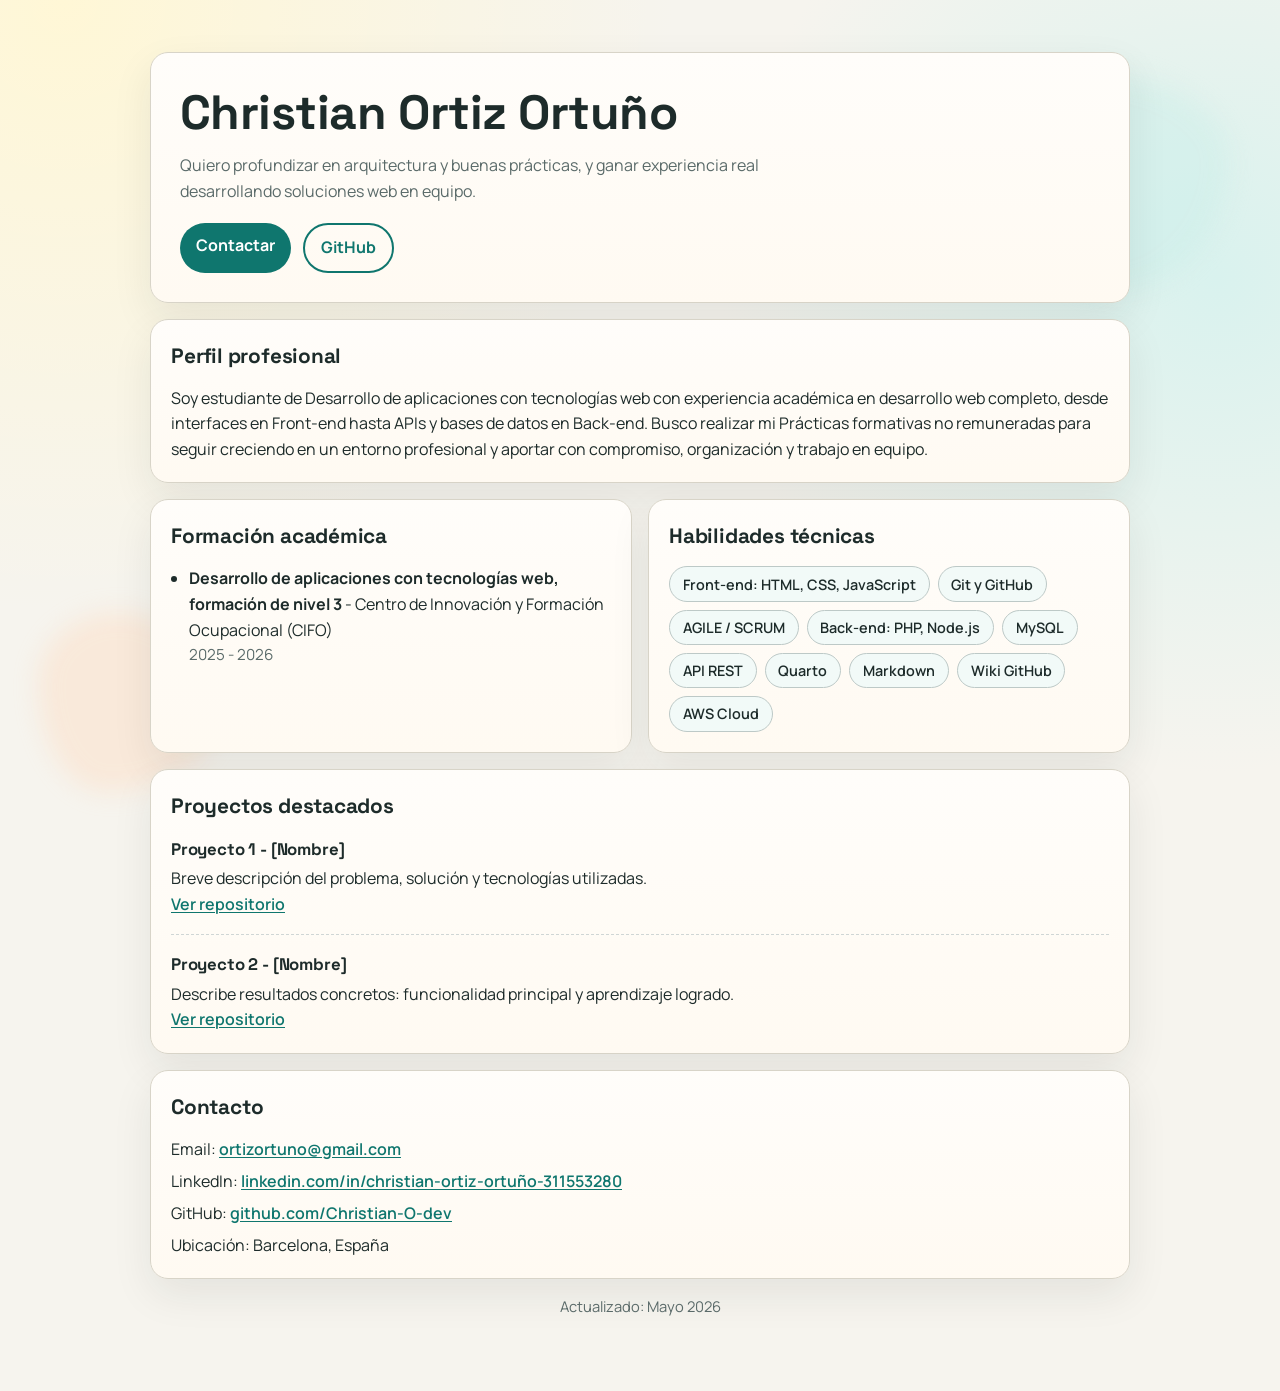
<file: index.html>
<!doctype html>
<html lang="es">
  <head>
    <meta charset="UTF-8" />
    <meta name="viewport" content="width=device-width, initial-scale=1.0" />
    <title>CV | Christian Ortiz Ortuño  | Programador Web</title>
    <link rel="preconnect" href="https://fonts.googleapis.com" />
    <link rel="preconnect" href="https://fonts.gstatic.com" crossorigin />
    <link
      href="https://fonts.googleapis.com/css2?family=Manrope:wght@400;500;700;800&family=Space+Grotesk:wght@500;700&display=swap"
      rel="stylesheet"
    />
    <link rel="stylesheet" href="style.css" />
  </head>
  <body>
    <div class="bg-shape bg-shape-1" aria-hidden="true"></div>
    <div class="bg-shape bg-shape-2" aria-hidden="true"></div>

    <header class="hero card reveal">
   
      <h1>Christian Ortiz Ortuño</h1>
      <p class="subtitle">
         Quiero profundizar en arquitectura y buenas prácticas,
        y ganar experiencia real desarrollando soluciones web en equipo.
      </p>
      <div class="hero-actions">
        <a href="mailto:tu-correo@ejemplo.com" class="btn">Contactar</a>
        <a href="https://github.com/tu-usuario" class="btn btn-outline" target="_blank" rel="noreferrer">GitHub</a>
      </div>
    </header>

    <main class="layout">
      <section class="card reveal">
        <h2>Perfil profesional</h2>
        <p>
          Soy estudiante de Desarrollo de aplicaciones con tecnologías web con experiencia académica en desarrollo web
          completo, desde interfaces en Front-end hasta APIs y bases de datos en Back-end.
          Busco realizar mi Prácticas formativas no remuneradas para seguir creciendo en un entorno
          profesional y aportar con compromiso, organización y trabajo en equipo.
        </p>
      </section>

      <section class="card reveal">
        <h2>Formación académica</h2>
        <ul>
          <li>
            <strong>Desarrollo de aplicaciones con tecnologías web, formación de nivel 3</strong> - Centro de Innovación y Formación Ocupacional (CIFO)
            <span>2025 - 2026</span>
          </li>
      
        </ul>
      </section>

      <section class="card reveal">
        <h2>Habilidades técnicas</h2>
        <div class="chips">
          <span>Front-end: HTML, CSS, JavaScript</span>
          <span>Git y GitHub</span>
          <span>AGILE / SCRUM</span>
          <span>Back-end: PHP, Node.js</span>
          <span>MySQL</span>
          <span>API REST</span>
          <span>Quarto</span>
          <span>Markdown</span>
          <span>Wiki GitHub</span>
          <span>AWS Cloud</span>
        </div>
      </section>

      <section class="card reveal">
        <h2>Proyectos destacados</h2>
        <article class="project">
          <h3>Proyecto 1 - [Nombre]</h3>
          <p>
            Breve descripción del problema, solución y tecnologías utilizadas.
          </p>
          <a href="https://github.com/tu-usuario/proyecto-1" target="_blank" rel="noreferrer">Ver repositorio</a>
        </article>
        <article class="project">
          <h3>Proyecto 2 - [Nombre]</h3>
          <p>
            Describe resultados concretos: funcionalidad principal y aprendizaje logrado.
          </p>
          <a href="https://github.com/tu-usuario/proyecto-2" target="_blank" rel="noreferrer">Ver repositorio</a>
        </article>
      </section>

      <section class="card reveal">
        <h2>Contacto</h2>
        <ul class="contact">
          <li>Email: <a href="mailto:ortizortuno@gmail.com">ortizortuno@gmail.com</a></li>
          <li>LinkedIn: <a href="https://www.linkedin.com/in/christian-ortiz-ortuño-311553280" target="_blank" rel="noreferrer">linkedin.com/in/christian-ortiz-ortuño-311553280</a></li>
          <li>GitHub: <a href="https://github.com/Christian-O-dev" target="_blank" rel="noreferrer">github.com/Christian-O-dev</a></li>
          <li>Ubicación: Barcelona, España</li>
        </ul>
      </section>    
    </main>

    <footer class="footer reveal">
      <p>Actualizado: Mayo 2026</p>
    </footer>
  </body>
</html>
</file>
<file: style.css>
:root {
  --bg: #f6f4ee;
  --card: #fffdfa;
  --text: #1d2b2a;
  --muted: #5a6a69;
  --accent: #0f766e;
  --accent-2: #f97316;
  --border: #d8d4c8;
  --shadow: 0 16px 40px rgba(28, 43, 42, 0.08);
}

*,
*::before,
*::after {
  box-sizing: border-box;
}

body {
  margin: 0;
  min-height: 100vh;
  font-family: "Manrope", sans-serif;
  color: var(--text);
  background:
    radial-gradient(circle at 5% 0%, #fff7d6 0%, transparent 33%),
    radial-gradient(circle at 95% 20%, #d9f2ee 0%, transparent 30%),
    var(--bg);
  line-height: 1.6;
  padding: 2.5rem 1rem 4rem;
}

.bg-shape {
  position: fixed;
  z-index: -1;
  filter: blur(12px);
  opacity: 0.35;
}

.bg-shape-1 {
  top: 8%;
  right: 4%;
  width: 220px;
  height: 220px;
  background: #c4ede7;
  border-radius: 36% 64% 53% 47% / 34% 40% 60% 66%;
}

.bg-shape-2 {
  bottom: 12%;
  left: 3%;
  width: 180px;
  height: 180px;
  background: #ffd5b5;
  border-radius: 45% 55% 62% 38% / 39% 58% 42% 61%;
}

.hero,
.layout,
.footer {
  max-width: 980px;
  margin: 0 auto;
}

.layout {
  display: grid;
  gap: 1rem;
  grid-template-columns: 1fr;
}

.card {
  background: linear-gradient(180deg, #fffdfa 0%, #fffaf2 100%);
  border: 1px solid var(--border);
  border-radius: 18px;
  box-shadow: var(--shadow);
  padding: 1.25rem;
}

.hero {
  margin-bottom: 1rem;
  padding: 1.8rem;
}

.eyebrow {
  margin: 0;
  letter-spacing: 0.08em;
  font-weight: 700;
  text-transform: uppercase;
  color: var(--accent);
  font-size: 0.78rem;
}

h1,
h2,
h3 {
  font-family: "Space Grotesk", sans-serif;
  letter-spacing: -0.01em;
}

h1 {
  margin: 0.35rem 0 0;
  font-size: clamp(1.9rem, 4.8vw, 3rem);
  line-height: 1.1;
}

h2 {
  margin: 0 0 0.8rem;
  font-size: 1.3rem;
}

h3 {
  margin: 0 0 0.25rem;
  font-size: 1.05rem;
}

p {
  margin: 0;
}

.subtitle {
  margin-top: 0.8rem;
  color: var(--muted);
  max-width: 68ch;
}

.hero-actions {
  margin-top: 1.2rem;
  display: flex;
  gap: 0.75rem;
  flex-wrap: wrap;
}

.btn {
  display: inline-block;
  padding: 0.62rem 1rem;
  border-radius: 999px;
  background: var(--accent);
  color: #ffffff;
  text-decoration: none;
  font-weight: 700;
  transition: transform 180ms ease, box-shadow 180ms ease;
}

.btn:hover {
  transform: translateY(-2px);
  box-shadow: 0 10px 20px rgba(15, 118, 110, 0.3);
}

.btn-outline {
  background: transparent;
  border: 2px solid var(--accent);
  color: var(--accent);
}

ul {
  margin: 0;
  padding-left: 1.1rem;
}

li + li {
  margin-top: 0.4rem;
}

li span {
  display: block;
  color: var(--muted);
  font-size: 0.95rem;
}

.chips {
  display: flex;
  gap: 0.5rem;
  flex-wrap: wrap;
}

.chips span {
  border: 1px solid #bdc9c7;
  background: #f2faf8;
  border-radius: 999px;
  padding: 0.32rem 0.8rem;
  font-weight: 600;
  font-size: 0.9rem;
}

.project + .project {
  margin-top: 1rem;
  padding-top: 1rem;
  border-top: 1px dashed #cfd6d5;
}

a {
  color: var(--accent);
  text-underline-offset: 2px;
  font-weight: 600;
}

.contact {
  list-style: none;
  padding-left: 0;
}

.footer {
  margin-top: 1rem;
  color: var(--muted);
  font-size: 0.92rem;
  text-align: center;
}

.reveal {
  opacity: 0;
  transform: translateY(12px);
  animation: revealUp 650ms ease forwards;
}

.reveal:nth-child(2) {
  animation-delay: 80ms;
}

.reveal:nth-child(3) {
  animation-delay: 120ms;
}

.reveal:nth-child(4) {
  animation-delay: 160ms;
}

.reveal:nth-child(5) {
  animation-delay: 200ms;
}

.reveal:nth-child(6) {
  animation-delay: 240ms;
}

@keyframes revealUp {
  to {
    opacity: 1;
    transform: translateY(0);
  }
}

@media (min-width: 830px) {
  body {
    padding: 3.25rem 1.2rem 4.5rem;
  }

  .layout {
    grid-template-columns: repeat(2, minmax(0, 1fr));
  }

  .layout .card:nth-child(1),
  .layout .card:nth-child(4),
  .layout .card:nth-child(5) {
    grid-column: 1 / -1;
  }
}
</file>
